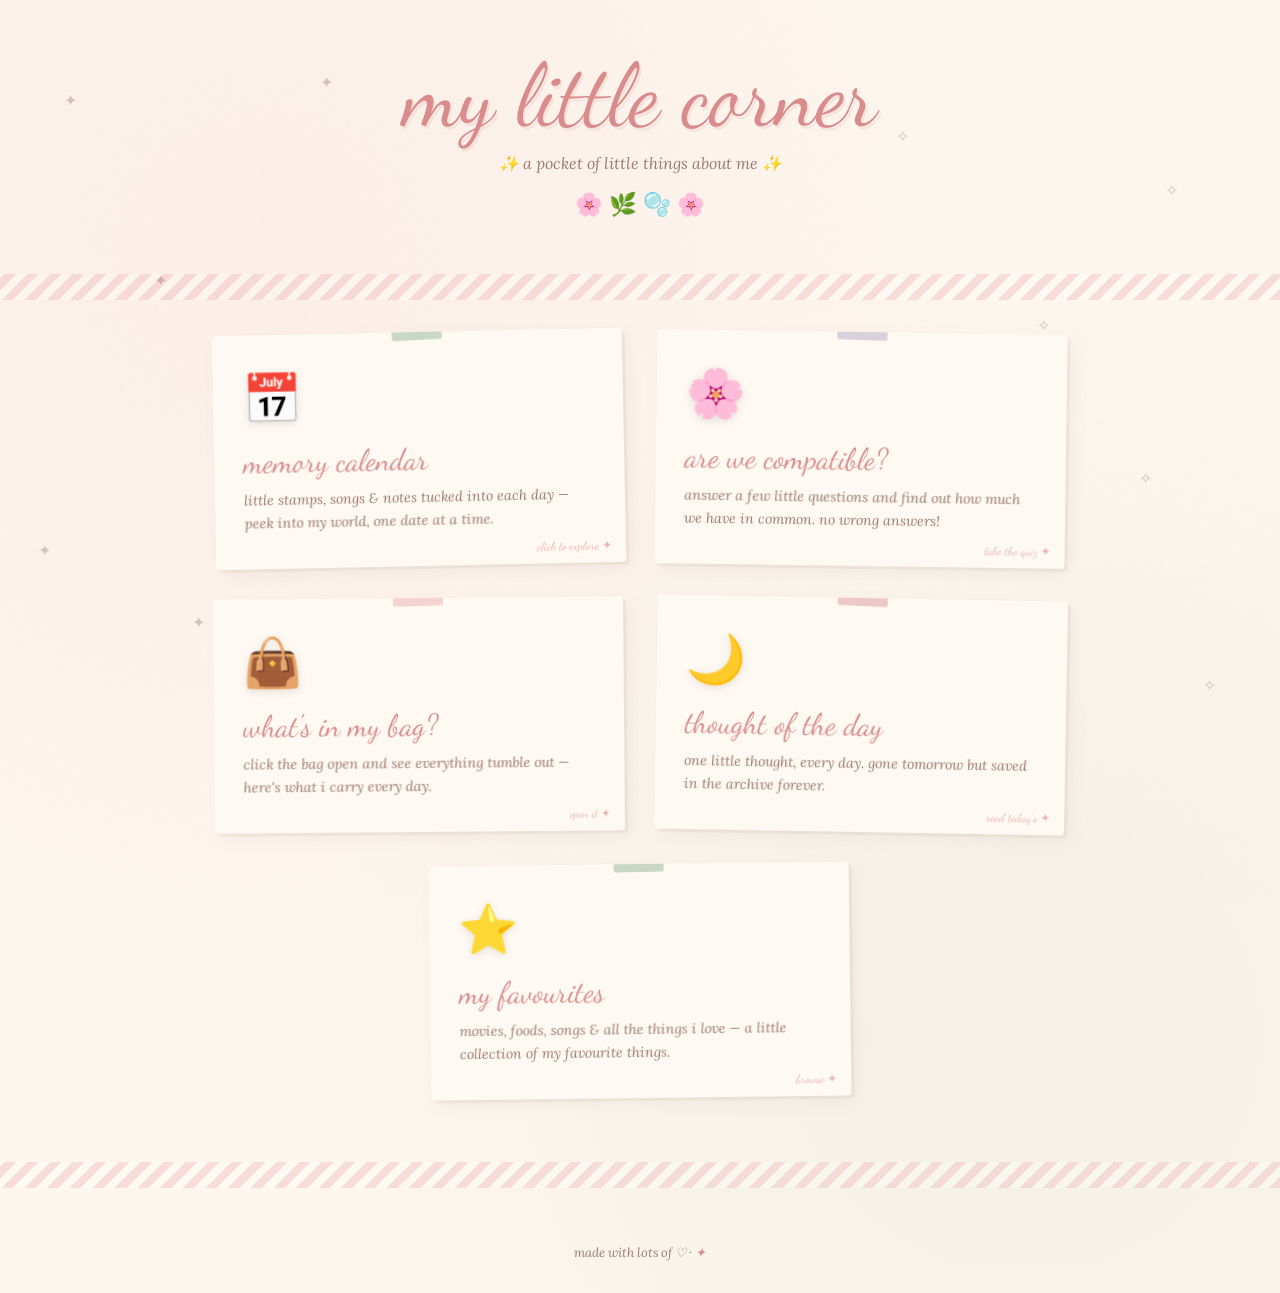
<file: index.html>
<!DOCTYPE html>
<html lang="en">
<head>
  <meta charset="UTF-8"/>
  <meta name="viewport" content="width=device-width, initial-scale=1.0"/>
  <title>my little corner 🌸</title>
  <link rel="preconnect" href="https://fonts.googleapis.com">
  <link href="https://fonts.googleapis.com/css2?family=Lora:ital,wght@0,400;1,400&family=Dancing+Script:wght@600&display=swap" rel="stylesheet">
  <link rel="stylesheet" href="shared.css">
  <style>
    body{background-image:radial-gradient(circle at 20% 20%,rgba(242,196,196,.15) 0%,transparent 50%),radial-gradient(circle at 80% 80%,rgba(181,201,177,.12) 0%,transparent 50%)}
    .petal{position:fixed;pointer-events:none;opacity:0;animation:fall linear infinite;z-index:999}
    @keyframes fall{0%{transform:translateY(-20px) rotate(0deg);opacity:.6}100%{transform:translateY(110vh) rotate(360deg);opacity:0}}
    .deco-star{position:fixed;pointer-events:none;opacity:.25;animation:twinkle 3s ease-in-out infinite}
    @keyframes twinkle{0%,100%{opacity:.15;transform:scale(1)}50%{opacity:.45;transform:scale(1.2)}}
    header{text-align:center;padding:3rem 1rem 2rem}
    .site-title{font-family:'Dancing Script',cursive;font-size:clamp(2.8rem,8vw,5.5rem);color:var(--rose);line-height:1.1;text-shadow:2px 3px 0 rgba(217,140,140,.15);animation:fadeDown .8s ease both}
    .site-subtitle{font-style:italic;font-size:1rem;color:var(--text-light);margin-top:.5rem;animation:fadeDown .8s .2s ease both;opacity:0}
    .header-deco{display:flex;justify-content:center;gap:.5rem;margin-top:1rem;font-size:1.4rem;animation:fadeDown .8s .4s ease both;opacity:0}
    @keyframes fadeDown{from{opacity:0;transform:translateY(-16px)}to{opacity:1;transform:translateY(0)}}
    .scrapbook-grid{display:grid;grid-template-columns:repeat(2,1fr);gap:2rem;max-width:900px;margin:2rem auto 4rem;padding:0 1.5rem}
    @media(max-width:600px){.scrapbook-grid{grid-template-columns:1fr}}
    .card{background:var(--paper);border-radius:4px;padding:2rem 1.8rem 2.2rem;position:relative;box-shadow:3px 3px 0 rgba(139,111,94,.08),6px 6px 16px rgba(139,111,94,.08);cursor:pointer;transition:transform .25s ease,box-shadow .25s ease;text-decoration:none;color:inherit;display:block;animation:cardIn .6s ease both;overflow:hidden}
    .card:nth-child(1){animation-delay:.1s;transform:rotate(-1.2deg)}
    .card:nth-child(2){animation-delay:.2s;transform:rotate(.8deg)}
    .card:nth-child(3){animation-delay:.3s;transform:rotate(-.5deg)}
    .card:nth-child(4){animation-delay:.4s;transform:rotate(1deg)}
    .card:nth-child(5){animation-delay:.5s;transform:rotate(-.7deg);grid-column:1/-1;max-width:420px;margin:0 auto;width:100%}
    .card:hover{transform:rotate(0deg) translateY(-6px) scale(1.02)!important;box-shadow:3px 3px 0 rgba(139,111,94,.12),10px 20px 40px rgba(139,111,94,.15);z-index:10}
    @keyframes cardIn{from{opacity:0;transform:translateY(30px) rotate(0deg)}to{opacity:1}}
    .card-tape{position:absolute;top:-10px;left:50%;transform:translateX(-50%) rotate(-2deg);width:50px;height:18px;border-radius:2px}
    .card:nth-child(1) .card-tape{background:rgba(181,201,177,.7)}
    .card:nth-child(2) .card-tape{background:rgba(201,192,211,.7);transform:translateX(-50%) rotate(1.5deg)}
    .card:nth-child(3) .card-tape{background:rgba(242,196,196,.7);transform:translateX(-50%) rotate(-1deg)}
    .card:nth-child(4) .card-tape{background:rgba(232,180,184,.7);transform:translateX(-50%) rotate(2deg)}
    .card:nth-child(5) .card-tape{background:rgba(181,201,177,.7);transform:translateX(-50%) rotate(-.5deg)}
    .card-emoji{font-size:3rem;display:block;margin-bottom:1rem;filter:drop-shadow(0 2px 4px rgba(0,0,0,.1))}
    .card-title{font-family:'Dancing Script',cursive;font-size:1.9rem;color:var(--rose);margin-bottom:.5rem}
    .card-desc{font-size:.88rem;line-height:1.6;color:var(--text-light);font-style:italic}
    .card-corner{position:absolute;bottom:10px;right:14px;font-size:.75rem;color:var(--dusty-pink);font-family:'Dancing Script',cursive}
    footer{text-align:center;padding:2rem;font-size:.8rem;color:var(--text-light);font-style:italic}
    footer a{color:var(--rose);text-decoration:none}
    .washi{height:26px;background:repeating-linear-gradient(-45deg,rgba(242,196,196,.5),rgba(242,196,196,.5) 8px,rgba(255,255,255,.3) 8px,rgba(255,255,255,.3) 16px);margin:1.5rem 0}
  </style>
</head>
<body>
  <span class="deco-star" style="top:10%;left:5%;animation-delay:0s">✦</span>
  <span class="deco-star" style="top:20%;right:8%;animation-delay:1s">✧</span>
  <span class="deco-star" style="top:60%;left:3%;animation-delay:2s">✦</span>
  <span class="deco-star" style="top:75%;right:5%;animation-delay:.5s">✧</span>

  <span class="deco-star" style="top:8%;left:25%;animation-delay:1.4s">✦</span>
  <span class="deco-star" style="top:14%;left:70%;animation-delay:2.2s">✧</span>
  <span class="deco-star" style="top:30%;left:12%;animation-delay:.8s">✦</span>
  <span class="deco-star" style="top:35%;right:18%;animation-delay:1.8s">✧</span>
  <span class="deco-star" style="top:48%;left:22%;animation-delay:2.6s">✦</span>
  <span class="deco-star" style="top:52%;right:10%;animation-delay:1.1s">✧</span>
  <span class="deco-star" style="top:68%;left:15%;animation-delay:2.9s">✦</span>
  <span class="deco-star" style="top:82%;left:35%;animation-delay:1.6s">✧</span>
  <span class="deco-star" style="top:88%;right:20%;animation-delay:.3s">✦</span>

  <header>
    <div class="site-title">my little corner</div>
    <div class="site-subtitle">✨ a pocket of little things about me ✨</div>
    <div class="header-deco">🌸 🌿 🫧 🌸</div>
  </header>
  <div class="washi"></div>

  <main class="scrapbook-grid">
    <a href="calendar.html" class="card">
      <div class="card-tape"></div>
      <span class="card-emoji">📅</span>
      <div class="card-title">memory calendar</div>
      <p class="card-desc">little stamps, songs & notes tucked into each day — peek into my world, one date at a time.</p>
      <div class="card-corner">click to explore ✦</div>
    </a>
    <a href="quiz.html" class="card">
      <div class="card-tape"></div>
      <span class="card-emoji">🌸</span>
      <div class="card-title">are we compatible?</div>
      <p class="card-desc">answer a few little questions and find out how much we have in common. no wrong answers!</p>
      <div class="card-corner">take the quiz ✦</div>
    </a>
    <a href="bag.html" class="card">
      <div class="card-tape"></div>
      <span class="card-emoji">👜</span>
      <div class="card-title">what's in my bag?</div>
      <p class="card-desc">click the bag open and see everything tumble out — here's what i carry every day.</p>
      <div class="card-corner">open it ✦</div>
    </a>
    <a href="thought.html" class="card">
      <div class="card-tape"></div>
      <span class="card-emoji">🌙</span>
      <div class="card-title">thought of the day</div>
      <p class="card-desc">one little thought, every day. gone tomorrow but saved in the archive forever.</p>
      <div class="card-corner">read today's ✦</div>
    </a>
    <a href="favourites.html" class="card">
      <div class="card-tape"></div>
      <span class="card-emoji">⭐</span>
      <div class="card-title">my favourites</div>
      <p class="card-desc">movies, foods, songs & all the things i love — a little collection of my favourite things.</p>
      <div class="card-corner">browse ✦</div>
    </a>
  </main>

  <div class="washi"></div>
  <footer>made with lots of ♡ · <a href="admin.html">✦</a></footer>

  <script>
    const authHashKeys = ['invite_token', 'confirmation_token', 'recovery_token', 'access_token'];

    if (authHashKeys.some(key => window.location.hash.includes(key + '='))) {
      window.location.replace('admin.html' + window.location.hash);
    }

    const petals=['🌸','🌷','🍃','✿','❀','🌼'];
    for(let i=0;i<10;i++){
      const p=document.createElement('div');p.className='petal';
      p.textContent=petals[Math.floor(Math.random()*petals.length)];
      p.style.left=Math.random()*100+'vw';
      p.style.fontSize=(0.8+Math.random()*.7)+'rem';
      p.style.animationDuration=(9+Math.random()*10)+'s';
      p.style.animationDelay=(Math.random()*12)+'s';
      document.body.appendChild(p);
    }
  </script>
</body>
</html>
</file>
<file: shared.css>
:root {
  --cream: #fdf6ee;
  --blush: #f2c4c4;
  --rose: #d98c8c;
  --dusty-pink: #e8b4b8;
  --sage: #b5c9b1;
  --sage-dark: #8aab85;
  --lavender: #c9c0d3;
  --warm-brown: #8b6f5e;
  --text: #5a3e35;
  --text-light: #9b7b72;
  --paper: #fef9f2;
  --paper-dark: #f5ede0;
}
*{margin:0;padding:0;box-sizing:border-box}
body {
  background-color: var(--cream);
  font-family: 'Lora', serif;
  color: var(--text);
  min-height: 100vh;
  overflow-x: hidden;
}
body::before {
  content:'';position:fixed;inset:0;
  background-image:url("data:image/svg+xml,%3Csvg viewBox='0 0 256 256' xmlns='http://www.w3.org/2000/svg'%3E%3Cfilter id='n'%3E%3CfeTurbulence type='fractalNoise' baseFrequency='0.9' numOctaves='4' stitchTiles='stitch'/%3E%3C/filter%3E%3Crect width='100%25' height='100%25' filter='url(%23n)' opacity='0.04'/%3E%3C/svg%3E");
  pointer-events:none;z-index:1000;opacity:0.4;
}
.page-header{text-align:center;padding:2.5rem 1rem 1.5rem;position:relative}
.back-btn{position:absolute;top:2rem;left:1.5rem;font-family:'Dancing Script',cursive;font-size:1.1rem;color:var(--rose);text-decoration:none;opacity:0.7;transition:opacity .2s}
.back-btn:hover{opacity:1}
.page-title{font-family:'Dancing Script',cursive;font-size:clamp(2.2rem,6vw,3.5rem);color:var(--rose);line-height:1.1}
.page-sub{font-style:italic;font-size:0.9rem;color:var(--text-light);margin-top:0.4rem}
.washi{height:22px;background:repeating-linear-gradient(-45deg,rgba(242,196,196,.5),rgba(242,196,196,.5) 8px,rgba(255,255,255,.3) 8px,rgba(255,255,255,.3) 16px);margin:1rem 0}
.washi.sage{background:repeating-linear-gradient(-45deg,rgba(181,201,177,.5),rgba(181,201,177,.5) 8px,rgba(255,255,255,.3) 8px,rgba(255,255,255,.3) 16px)}
.washi.lavender{background:repeating-linear-gradient(-45deg,rgba(201,192,211,.5),rgba(201,192,211,.5) 8px,rgba(255,255,255,.3) 8px,rgba(255,255,255,.3) 16px)}
.paper-card{background:var(--paper);border-radius:4px;box-shadow:3px 3px 0 rgba(139,111,94,.08),6px 6px 16px rgba(139,111,94,.08);position:relative;overflow:hidden}
.btn{font-family:'Dancing Script',cursive;font-size:1.1rem;padding:.6rem 1.6rem;border:none;border-radius:30px;cursor:pointer;transition:transform .2s,box-shadow .2s}
.btn:hover{transform:translateY(-2px);box-shadow:0 4px 12px rgba(0,0,0,.1)}
.btn-rose{background:var(--rose);color:white}
.btn-sage{background:var(--sage);color:var(--text)}
.btn-outline{background:transparent;border:1.5px solid var(--rose);color:var(--rose)}
.modal-overlay{position:fixed;inset:0;background:rgba(90,62,53,.35);backdrop-filter:blur(6px);z-index:500;display:flex;align-items:center;justify-content:center;padding:1rem;opacity:0;pointer-events:none;transition:opacity .3s}
.modal-overlay.open{opacity:1;pointer-events:all}
.modal{background:var(--paper);border-radius:8px;padding:2rem;max-width:500px;width:100%;position:relative;transform:translateY(20px);transition:transform .3s;box-shadow:0 20px 60px rgba(90,62,53,.2);max-height:90vh;overflow-y:auto}
.modal-overlay.open .modal{transform:translateY(0)}
.modal-close{position:absolute;top:1rem;right:1rem;background:none;border:none;font-size:1.2rem;cursor:pointer;color:var(--text-light)}
input[type=text],input[type=password],input[type=date],input[type=number],textarea,select{font-family:'Lora',serif;font-size:.9rem;color:var(--text);background:var(--cream);border:1.5px solid var(--dusty-pink);border-radius:8px;padding:.6rem .9rem;width:100%;outline:none;transition:border-color .2s}
input:focus,textarea:focus,select:focus{border-color:var(--rose)}
textarea{resize:vertical;min-height:80px}
label{display:block;font-size:.8rem;color:var(--text-light);font-style:italic;margin-bottom:.3rem}
</file>
